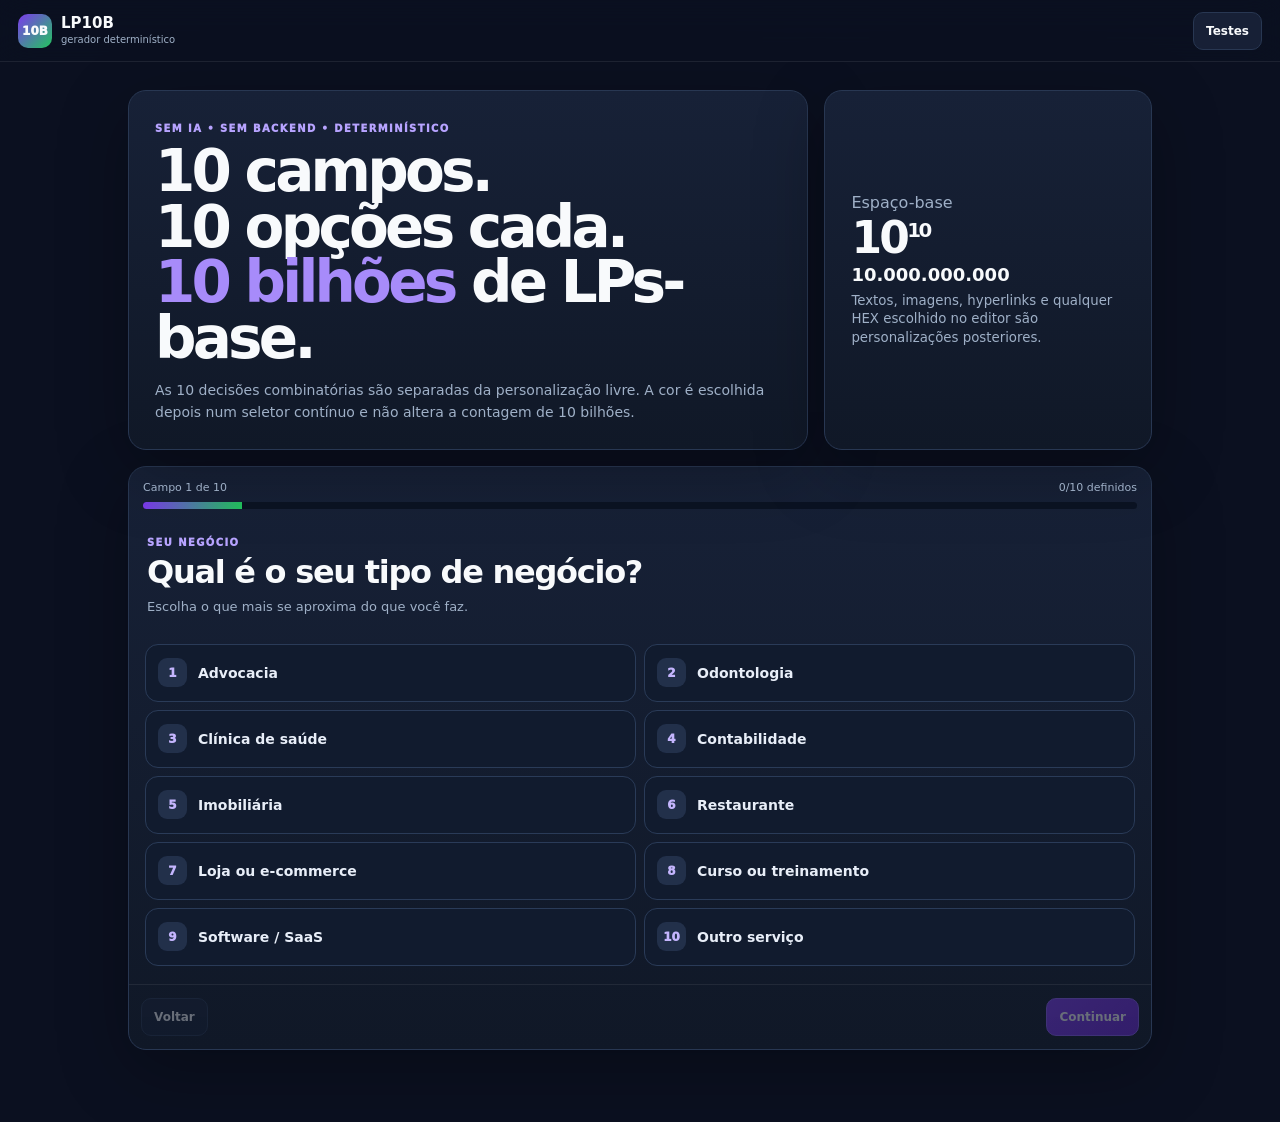
<file: index.html>
<!doctype html>
<html lang="pt-BR">
<head>
  <meta charset="utf-8">
  <meta name="viewport" content="width=device-width,initial-scale=1,viewport-fit=cover">
  <meta name="theme-color" content="#0b1020">
  <title>LP10B — Gerador determinístico de Landing Pages</title>
  <link rel="stylesheet" href="./styles.css">
</head>
<body>
<div id="app">
  <header class="appbar">
    <div class="brand">
      <div class="brand-badge">10B</div>
      <div><strong>LP10B</strong><small>gerador determinístico</small></div>
    </div>
    <div class="app-actions">
      <button id="backBtn" class="ui-btn ghost hidden">Perguntas</button>
      <a class="ui-btn" href="./tests.html">Testes</a>
      <button id="downloadBtn" class="ui-btn success hidden">Baixar HTML</button>
    </div>
  </header>

  <main id="wizardView" class="wizard">
    <section class="intro">
      <div>
        <span class="overline">SEM IA • SEM BACKEND • DETERMINÍSTICO</span>
        <h1>10 campos.<br>10 opções cada.<br><em>10 bilhões</em> de LPs-base.</h1>
        <p>As 10 decisões combinatórias são separadas da personalização livre. A cor é escolhida depois num seletor contínuo e não altera a contagem de 10 bilhões.</p>
      </div>
      <div class="math-card">
        <span>Espaço-base</span>
        <strong>10<sup>10</sup></strong>
        <b>10.000.000.000</b>
        <small>Textos, imagens, hyperlinks e qualquer HEX escolhido no editor são personalizações posteriores.</small>
      </div>
    </section>

    <section id="questionCard" class="wizard-card">
      <div class="progress-head">
        <span id="stepLabel">Campo 1 de 10</span>
        <span id="pathLabel">0/10 definidos</span>
      </div>
      <div class="progress-track"><div id="progressBar"></div></div>

      <div class="question-head">
        <span id="questionKind" class="overline"></span>
        <h2 id="questionTitle"></h2>
        <p id="questionHelp"></p>
      </div>

      <div id="options" class="option-grid"></div>

      <div class="wizard-foot">
        <button id="prevBtn" class="ui-btn">Voltar</button>
        <button id="nextBtn" class="ui-btn primary">Continuar</button>
      </div>
    </section>

    <section id="colorStage" class="wizard-card color-stage hidden">
      <div class="progress-head">
        <span>Cor da marca</span>
        <span>personalização livre</span>
      </div>
      <div class="question-head">
        <span class="overline">FORA DA CONTAGEM DOS 10B</span>
        <h2>Escolha sua cor</h2>
        <p>Arraste dentro do círculo. Se preferir, digite o HEX. O sistema calcula automaticamente os contrapontos e contrastes da página.</p>
      </div>
      <div class="color-stage-body">
        <div id="wizardColorWheel" class="color-wheel-mount"></div>
        <div class="color-stage-info">
          <div class="palette-copy">
            <strong>Paleta automática</strong>
            <span>principal • escura • suave • complementar • contraste</span>
          </div>
          <div id="wizardPalette" class="palette-preview"></div>
        </div>
      </div>
      <div class="wizard-foot">
        <button id="colorBackBtn" class="ui-btn">Voltar</button>
        <button id="generateBtn" class="ui-btn primary">Gerar landing page</button>
      </div>
    </section>

    <div id="pathChips" class="path-chips"></div>
  </main>

  <main id="editorView" class="editor hidden">
    <section class="preview-zone">
      <div class="preview-toolbar">
        <div><strong>Preview ao vivo</strong><span>clique em qualquer texto para editar</span></div>
        <div class="device-switch">
          <button data-device="mobile" class="active">Celular</button>
          <button data-device="tablet">Tablet</button>
          <button data-device="desktop">Desktop</button>
        </div>
      </div>
      <div id="previewShell" class="preview-shell mobile">
        <div id="lpCanvas" class="lp-host"></div>
      </div>
    </section>

    <aside class="inspector">
      <div class="inspector-head">
        <span class="overline">EDITOR LEVE</span>
        <h2>Personalize a LP</h2>
        <p>Todo texto do HTML é editável. Variáveis repetidas, como o nome da empresa, continuam sincronizadas.</p>
      </div>

      <section id="selectedPanel" class="inspect-card">
        <h3>Elemento selecionado</h3>
        <p class="muted">Toque em qualquer texto, botão, logo ou imagem no preview.</p>
      </section>

      <section class="inspect-card">
        <h3>Variáveis compartilhadas</h3>
        <label>Nome da empresa<input data-global="companyName" type="text"></label>
        <label>Telefone / WhatsApp<input data-global="phone" type="text"></label>
        <label>Cidade / região<input data-global="city" type="text"></label>
      </section>

      <section class="inspect-card">
        <h3>Cor da página</h3>
        <div id="editorColorWheel" class="color-wheel-mount compact"></div>
        <div id="editorPalette" class="palette-preview"></div>
        <p class="muted tiny">A alteração é aplicada sem reconstruir o HTML; portanto textos já editados não são perdidos.</p>
      </section>

      <section class="inspect-card">
        <h3>Assinatura do caminho</h3>
        <div id="configSummary" class="config-summary"></div>
      </section>
    </aside>
  </main>
</div>
<script src="./app.js"></script>
</body>
</html>
</file>
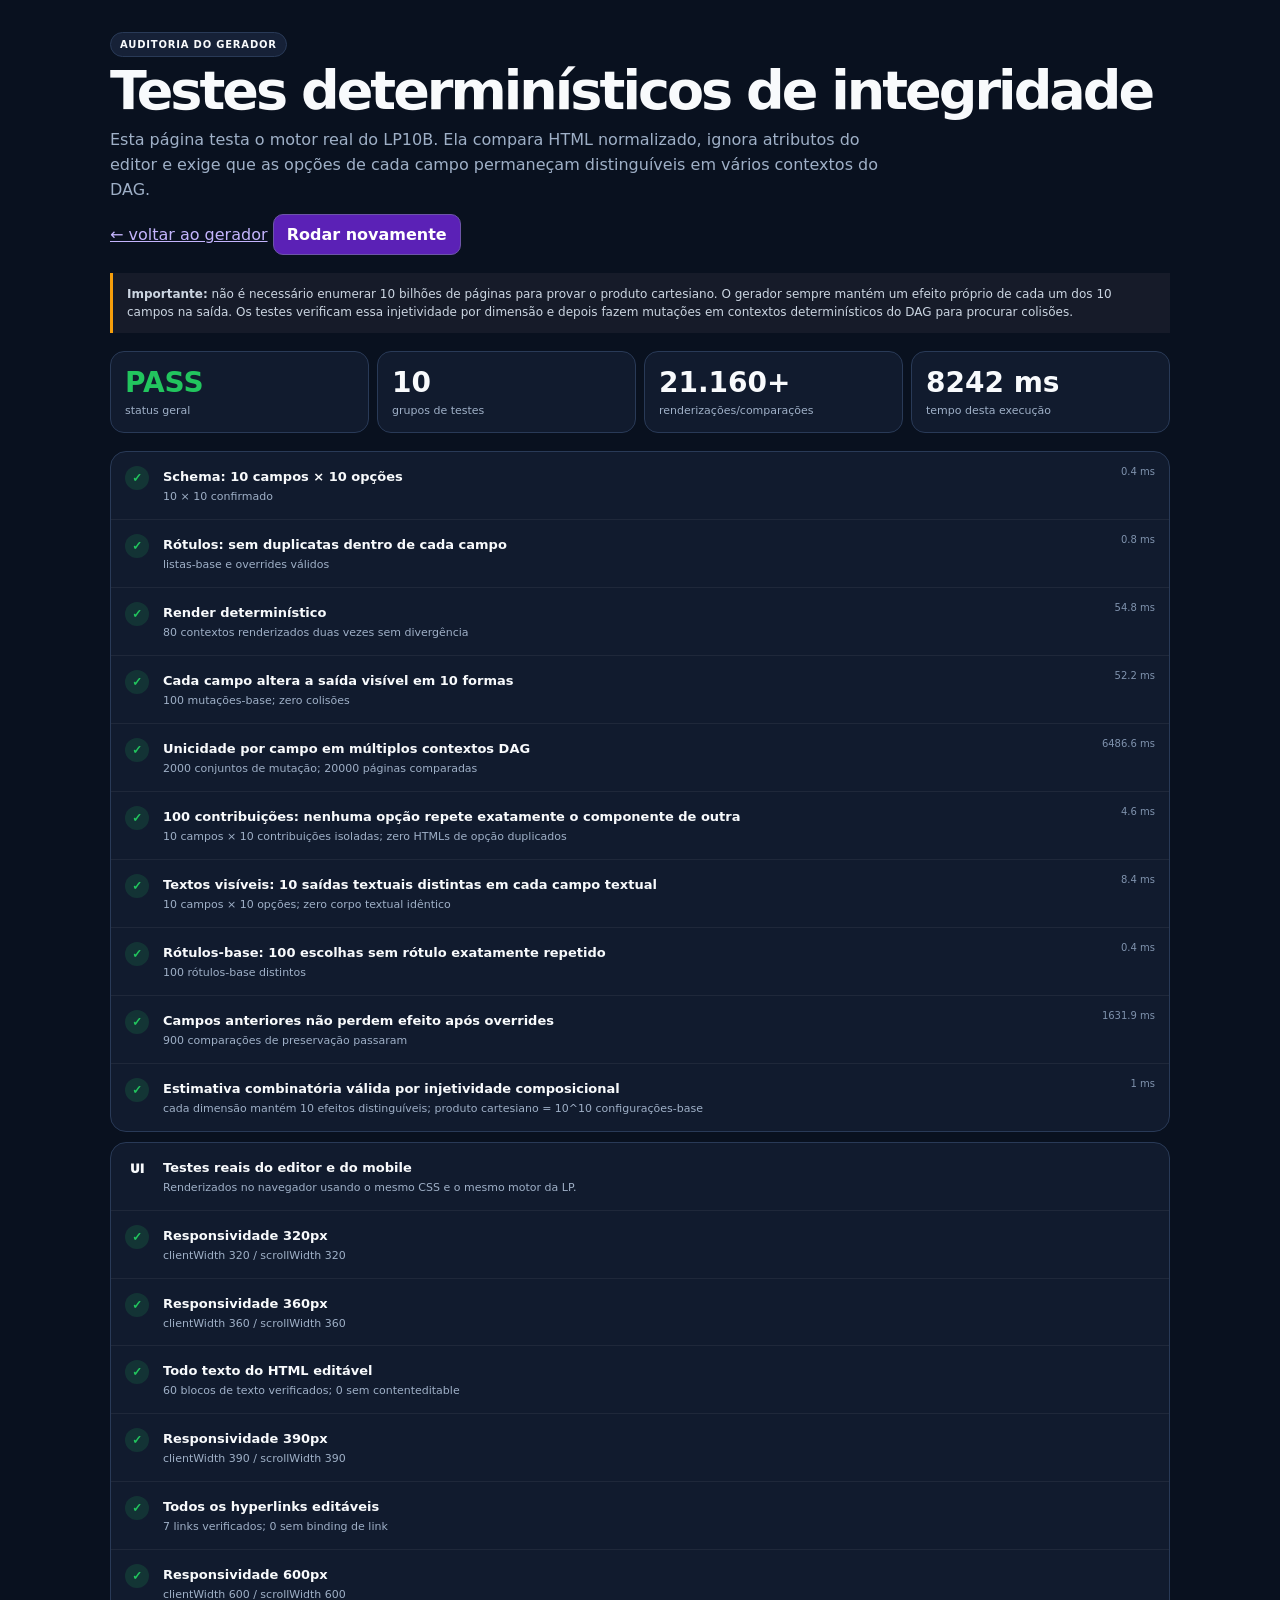
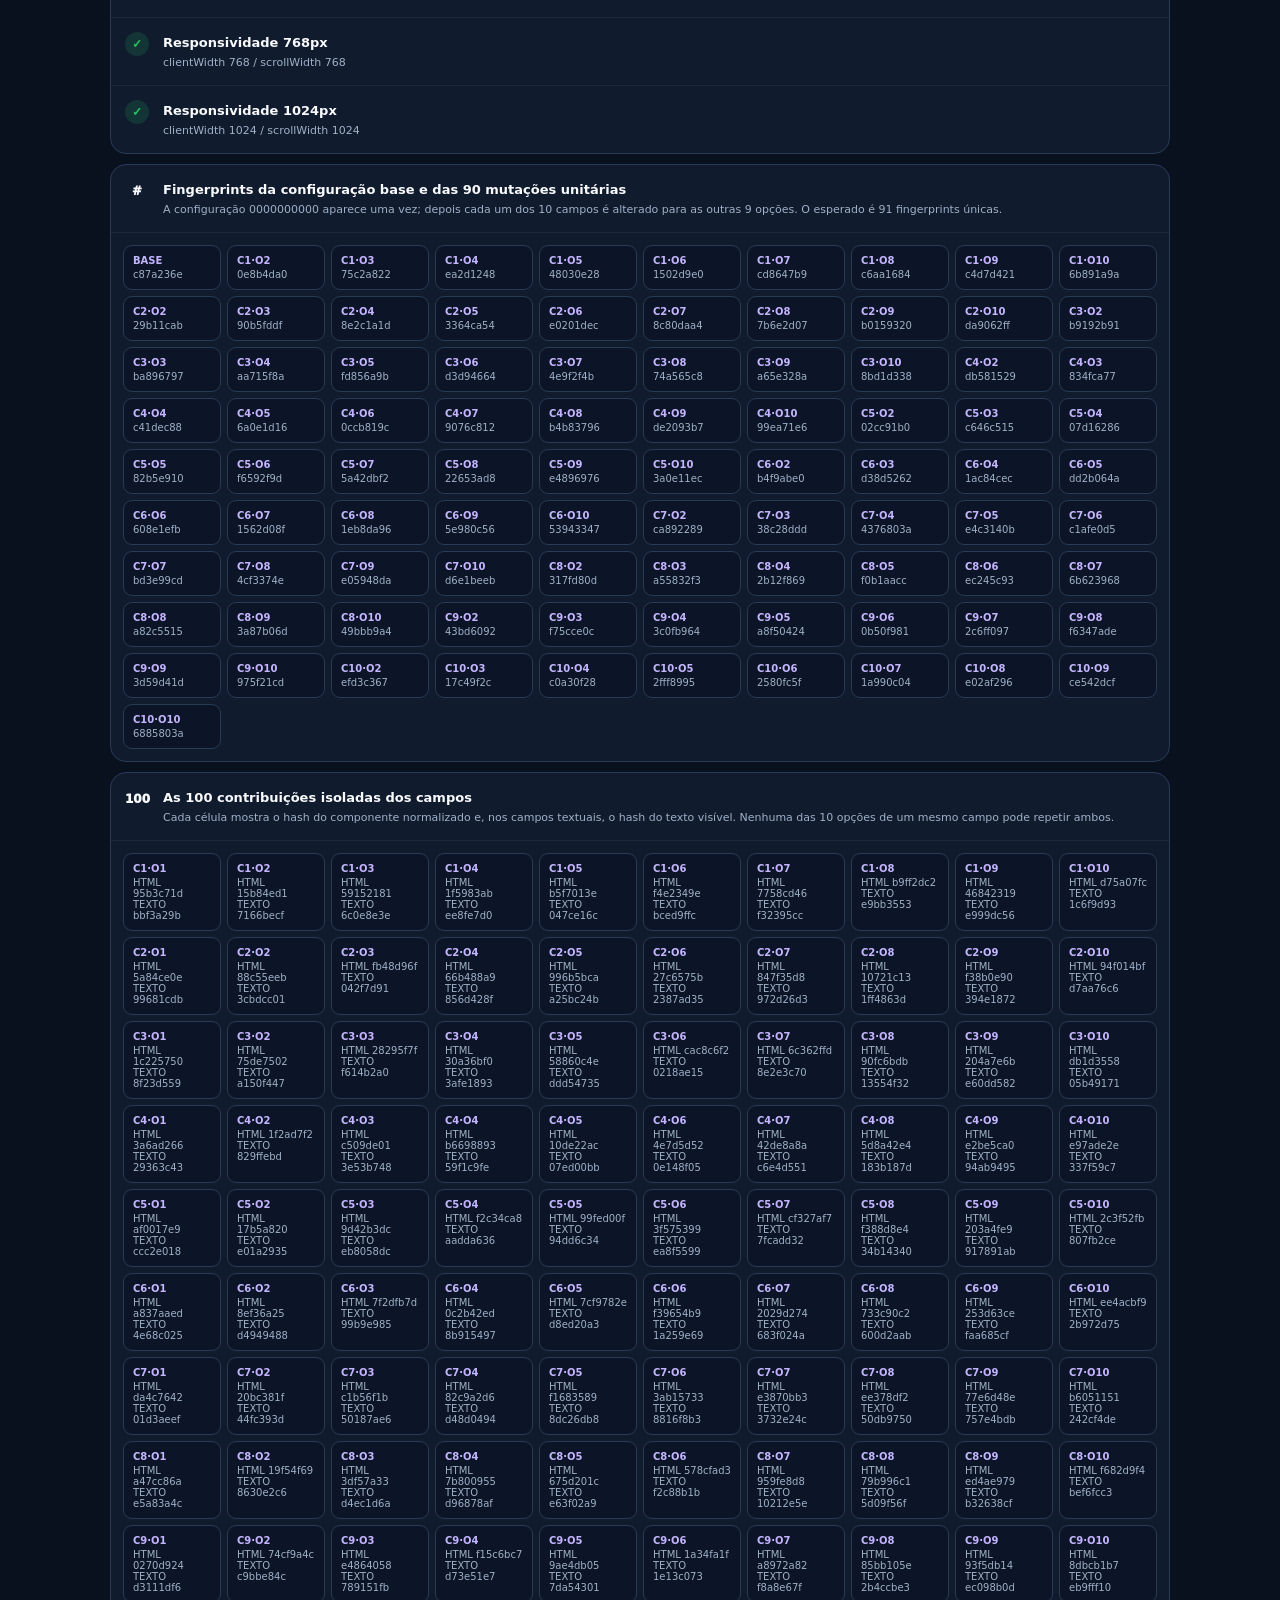
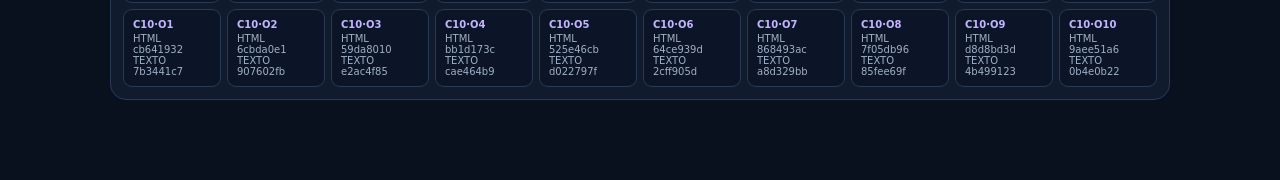
<file: tests.html>
<!doctype html>
<html lang="pt-BR">
<head>
<meta charset="utf-8">
<meta name="viewport" content="width=device-width,initial-scale=1,viewport-fit=cover">
<title>LP10B — Testes de integridade</title>
<link rel="stylesheet" href="./styles.css">
<style>
:root{--bg:#09111f;--panel:#111b2e;--line:#293a57;--text:#f8fafc;--muted:#9fb0c7;--ok:#22c55e;--bad:#ef4444;--warn:#f59e0b}
*{box-sizing:border-box}body{margin:0;background:var(--bg);color:var(--text);font-family:Inter,system-ui,-apple-system,Segoe UI,sans-serif}
main{width:min(1100px,100%);margin:auto;padding:20px 12px 60px}
a{color:#c4b5fd}.top{display:flex;align-items:flex-start;justify-content:space-between;gap:12px;flex-wrap:wrap;margin-bottom:18px}
h1{font-size:clamp(30px,7vw,54px);letter-spacing:-.055em;line-height:.98;margin:8px 0 10px}.lead{color:var(--muted);line-height:1.55;max-width:800px;margin:0}
.badge{display:inline-block;border:1px solid var(--line);background:#162137;border-radius:999px;padding:6px 9px;font-size:10px;font-weight:900;letter-spacing:.08em}
.summary{display:grid;grid-template-columns:repeat(2,1fr);gap:8px;margin:18px 0}
.kpi{border:1px solid var(--line);border-radius:14px;background:var(--panel);padding:14px}.kpi strong{display:block;font-size:28px}.kpi span{font-size:11px;color:var(--muted)}
.card{border:1px solid var(--line);background:var(--panel);border-radius:16px;overflow:hidden;margin:10px 0}
.row{display:grid;grid-template-columns:28px minmax(0,1fr) auto;gap:10px;align-items:start;padding:14px;border-bottom:1px solid rgba(255,255,255,.06)}.row:last-child{border-bottom:0}
.icon{width:24px;height:24px;border-radius:50%;display:grid;place-items:center;font-size:12px;font-weight:950}.pass .icon{background:rgba(34,197,94,.15);color:var(--ok)}.fail .icon{background:rgba(239,68,68,.15);color:var(--bad)}
.row strong{font-size:13px}.detail{display:block;color:var(--muted);font-size:11px;line-height:1.45;margin-top:4px}.time{color:#7f92ad;font-size:10px;white-space:nowrap}
.matrix{display:grid;grid-template-columns:repeat(5,1fr);gap:6px;padding:12px}.cell{border:1px solid var(--line);border-radius:9px;padding:9px;background:#0c1527;font-size:10px}.cell b{display:block;color:#c4b5fd;margin-bottom:3px}.cell span{color:var(--muted)}
.note{border-left:3px solid var(--warn);padding:12px 14px;background:#161b29;color:#cbd5e1;font-size:12px;line-height:1.5;margin:16px 0}
button{border:1px solid #6d55a8;background:#5b21b6;color:#fff;border-radius:10px;padding:10px 13px;font-weight:850;cursor:pointer}
@media(min-width:700px){main{padding:32px 20px 70px}.summary{grid-template-columns:repeat(4,1fr)}.matrix{grid-template-columns:repeat(10,1fr)}}
</style>
</head>
<body>
<main>
  <div class="top">
    <div>
      <span class="badge">AUDITORIA DO GERADOR</span>
      <h1>Testes determinísticos de integridade</h1>
      <p class="lead">Esta página testa o motor real do LP10B. Ela compara HTML normalizado, ignora atributos do editor e exige que as opções de cada campo permaneçam distinguíveis em vários contextos do DAG.</p>
    </div>
    <div>
      <a href="./">← voltar ao gerador</a>
      <button id="rerun">Rodar novamente</button>
    </div>
  </div>

  <div class="note"><b>Importante:</b> não é necessário enumerar 10 bilhões de páginas para provar o produto cartesiano. O gerador sempre mantém um efeito próprio de cada um dos 10 campos na saída. Os testes verificam essa injetividade por dimensão e depois fazem mutações em contextos determinísticos do DAG para procurar colisões.</div>

  <section id="summary" class="summary"></section>
  <section id="results" class="card"></section>
  <section id="browserResults" class="card"></section>

  <section class="card">
    <div class="row"><div class="icon">#</div><div><strong>Fingerprints da configuração base e das 90 mutações unitárias</strong><span class="detail">A configuração 0000000000 aparece uma vez; depois cada um dos 10 campos é alterado para as outras 9 opções. O esperado é 91 fingerprints únicas.</span></div><span></span></div>
    <div id="matrix" class="matrix"></div>
  </section>

  <section class="card">
    <div class="row"><div class="icon">100</div><div><strong>As 100 contribuições isoladas dos campos</strong><span class="detail">Cada célula mostra o hash do componente normalizado e, nos campos textuais, o hash do texto visível. Nenhuma das 10 opções de um mesmo campo pode repetir ambos.</span></div><span></span></div>
    <div id="componentMatrix" class="matrix"></div>
  </section>
</main>
<script src="./app.js"></script>
<script>
(function(){
  function run(){
    var core=window.LP10B_CORE;
    var started=performance.now();
    var report=core.runIntegrityTests(200);
    var elapsed=Math.round(performance.now()-started);
    var failed=report.results.filter(function(r){return !r.ok}).length;
    var compared=200*100 + 80*2 + 900 + 100;

    document.getElementById('summary').innerHTML=
      '<div class="kpi"><strong style="color:'+(report.ok?'#22c55e':'#ef4444')+'">'+(report.ok?'PASS':'FAIL')+'</strong><span>status geral</span></div>'+
      '<div class="kpi"><strong>'+report.results.length+'</strong><span>grupos de testes</span></div>'+
      '<div class="kpi"><strong>'+compared.toLocaleString('pt-BR')+'+</strong><span>renderizações/comparações</span></div>'+
      '<div class="kpi"><strong>'+elapsed+' ms</strong><span>tempo desta execução</span></div>';

    document.getElementById('results').innerHTML=report.results.map(function(r){
      return '<div class="row '+(r.ok?'pass':'fail')+'"><div class="icon">'+(r.ok?'✓':'×')+'</div><div><strong>'+r.name+'</strong><span class="detail">'+r.detail+'</span></div><span class="time">'+r.time+' ms</span></div>';
    }).join('');

    var base=[0,0,0,0,0,0,0,0,0,0], entries=[{name:'BASE',cfg:base.slice()}];
    for(var f=0;f<10;f++)for(var o=1;o<10;o++){var c=base.slice();c[f]=o;entries.push({name:'C'+(f+1)+'·O'+(o+1),cfg:c})}
    var seen=new Set(), collision=false;
    document.getElementById('matrix').innerHTML=entries.map(function(e){
      var fp=core.visibleFingerprint(e.cfg);if(seen.has(fp))collision=true;seen.add(fp);
      return '<div class="cell"><b>'+e.name+'</b><span>'+fp+'</span></div>';
    }).join('');
    if(seen.size!==91||collision){
      var fail=document.createElement('div');fail.className='note';fail.style.borderColor='#ef4444';fail.textContent='Falha: as 91 mutações unitárias não produziram 91 fingerprints únicas.';
      document.getElementById('matrix').parentNode.appendChild(fail);
    }

    function tinyHash(str){
      var h=2166136261;
      for(var i=0;i<str.length;i++){h^=str.charCodeAt(i);h=Math.imul(h,16777619)}
      return (h>>>0).toString(16).padStart(8,'0');
    }
    var contributionCells=[];
    var baseContext=[0,0,0,0,0,0,0,0,0,0];
    for(var field=0;field<10;field++){
      for(var option=0;option<10;option++){
        var fragment=core.stripEditorMetadata(core.renderFieldContribution(field,option,baseContext));
        var htmlHash=tinyHash(fragment);
        var textHash=core.visibleTextFingerprint(fragment);
        contributionCells.push('<div class="cell"><b>C'+(field+1)+'·O'+(option+1)+'</b><span>HTML '+htmlHash+'<br>TEXTO '+textHash+'</span></div>');
      }
    }
    document.getElementById('componentMatrix').innerHTML=contributionCells.join('');

    var browserChecks=[];
    function addCheck(name,ok,detail){browserChecks.push({name:name,ok:ok,detail:detail})}

    var widths=[320,360,390,600,768,1024];
    widths.forEach(function(width){
      var probe=document.createElement('div');
      probe.className='lp-host';
      probe.style.cssText='position:fixed;left:-20000px;top:0;width:'+width+'px;visibility:hidden;background:#fff;';
      probe.innerHTML=core.renderPage([0,0,0,0,0,0,0,0,0,0],{customColor:'#2563EB'}).html;
      document.body.appendChild(probe);
      core.decorateAllTextEditable(probe);
      var overflow=probe.scrollWidth>probe.clientWidth+1;
      addCheck('Responsividade '+width+'px',!overflow,'clientWidth '+probe.clientWidth+' / scrollWidth '+probe.scrollWidth);

      var walker=document.createTreeWalker(probe,NodeFilter.SHOW_TEXT);
      var uncovered=0,totalText=0,node;
      while(node=walker.nextNode()){
        if(!node.nodeValue||!node.nodeValue.trim())continue;
        totalText++;
        var parent=node.parentElement;
        if(!parent.closest('[contenteditable="true"]'))uncovered++;
      }
      if(width===360)addCheck('Todo texto do HTML editável',uncovered===0,totalText+' blocos de texto verificados; '+uncovered+' sem contenteditable');

      if(width===390){
        var links=Array.from(probe.querySelectorAll('a[href]'));
        var uneditableLinks=links.filter(function(a){return !a.hasAttribute('data-link-var')&&!a.hasAttribute('data-free-link')});
        addCheck('Todos os hyperlinks editáveis',uneditableLinks.length===0,links.length+' links verificados; '+uneditableLinks.length+' sem binding de link');
      }
      probe.remove();
    });

    document.getElementById('browserResults').innerHTML=
      '<div class="row"><div class="icon">UI</div><div><strong>Testes reais do editor e do mobile</strong><span class="detail">Renderizados no navegador usando o mesmo CSS e o mesmo motor da LP.</span></div><span></span></div>'+
      browserChecks.map(function(r){return '<div class="row '+(r.ok?'pass':'fail')+'"><div class="icon">'+(r.ok?'✓':'×')+'</div><div><strong>'+r.name+'</strong><span class="detail">'+r.detail+'</span></div><span></span></div>'}).join('');

    if(browserChecks.some(function(r){return !r.ok})){
      document.querySelector('#summary .kpi strong').textContent='FAIL';
      document.querySelector('#summary .kpi strong').style.color='#ef4444';
    }
  }
  document.getElementById('rerun').onclick=run;
  run();
})();
</script>
</body>
</html>
</file>
<file: styles.css>
:root{
  --app-bg:#0b1020;
  --app-panel:#111827;
  --app-panel-2:#162033;
  --app-line:#283752;
  --app-text:#f8fafc;
  --app-muted:#9fb0c7;
  --app-primary:#7c3aed;
  --app-success:#15803d;
  --app-shadow:0 20px 70px rgba(0,0,0,.28);
}
*{box-sizing:border-box}
html{background:var(--app-bg)}
body{margin:0;min-width:0;background:var(--app-bg);color:var(--app-text);font-family:Inter,ui-sans-serif,system-ui,-apple-system,BlinkMacSystemFont,"Segoe UI",sans-serif}
button,input,textarea,select{font:inherit}
button{cursor:pointer}
.hidden{display:none!important}
.appbar{
  position:sticky;top:0;z-index:100;
  min-height:62px;padding:9px 12px;
  display:flex;align-items:center;justify-content:space-between;gap:10px;flex-wrap:wrap;
  border-bottom:1px solid rgba(255,255,255,.08);
  background:rgba(11,16,32,.94);backdrop-filter:blur(16px)
}
.brand{display:flex;align-items:center;gap:9px;min-width:0}
.brand-badge{width:34px;height:34px;border-radius:10px;display:grid;place-items:center;font-size:12px;font-weight:950;background:linear-gradient(135deg,#7c3aed,#22c55e)}
.brand strong{display:block;line-height:1;font-size:15px}
.brand small{display:block;color:var(--app-muted);font-size:10px;margin-top:3px}
.app-actions{display:flex;gap:6px;align-items:center;flex-wrap:wrap}
.ui-btn{
  min-height:38px;border:1px solid var(--app-line);border-radius:10px;
  padding:9px 12px;background:#172036;color:var(--app-text);font-weight:800;font-size:12px
}
.ui-btn.primary{background:linear-gradient(135deg,#7c3aed,#6d28d9);border-color:#8b5cf6}
.ui-btn.success{background:#166534;border-color:#22c55e}
.ui-btn.ghost{background:transparent}
.ui-btn:disabled{opacity:.38;cursor:not-allowed}
.wizard{width:min(100%,1060px);margin:0 auto;padding:20px 12px 48px}
.intro{display:grid;gap:14px;margin-bottom:16px}
.intro>div,.math-card,.wizard-card{border:1px solid var(--app-line);background:linear-gradient(180deg,#172137,#101827);box-shadow:var(--app-shadow)}
.intro>div:first-child{border-radius:18px;padding:22px 18px}
.overline{display:inline-block;font-size:10px;font-weight:950;letter-spacing:.14em;text-transform:uppercase;color:#b7a3ff}
.intro h1{margin:8px 0 12px;font-size:clamp(34px,11vw,58px);line-height:.96;letter-spacing:-.065em}
.intro h1 em{font-style:normal;color:#a78bfa}
.intro p{margin:0;color:var(--app-muted);line-height:1.6;font-size:14px}
.math-card{border-radius:18px;padding:20px;display:flex;flex-direction:column;justify-content:center;align-items:flex-start}
.math-card span,.math-card small{color:var(--app-muted)}
.math-card strong{font-size:44px;line-height:1;letter-spacing:-.06em;margin:4px 0}
.math-card strong sup{font-size:.45em}
.math-card b{font-size:18px}
.math-card small{margin-top:7px;line-height:1.4}
.wizard-card{border-radius:18px;overflow:hidden}
.progress-head{display:flex;justify-content:space-between;gap:8px;padding:14px 14px 8px;color:var(--app-muted);font-size:11px}
.progress-track{height:7px;background:#0b1323;margin:0 14px;border-radius:999px;overflow:hidden}
.progress-track>div{height:100%;width:10%;background:linear-gradient(90deg,#7c3aed,#22c55e);transition:width .2s ease}
.question-head{padding:20px 14px 12px}
.question-head h2{font-size:26px;line-height:1.08;letter-spacing:-.04em;margin:5px 0 7px}
.question-head p{margin:0;color:var(--app-muted);line-height:1.5;font-size:13px}
.option-grid{display:grid;grid-template-columns:1fr;gap:8px;padding:10px 12px 16px}
.option{
  width:100%;min-height:58px;border:1px solid #2a3b58;border-radius:13px;
  background:#111b2e;color:#e8eef8;text-align:left;padding:12px;
  display:flex;align-items:center;gap:11px;transition:.14s ease
}
.option:hover{border-color:#7255b0;background:#15213a}
.option.active{border-color:#9b7cf7;background:linear-gradient(135deg,rgba(124,58,237,.28),rgba(34,197,94,.09));box-shadow:inset 0 0 0 1px rgba(167,139,250,.16)}
.option-index{width:29px;height:29px;border-radius:9px;display:grid;place-items:center;flex:0 0 auto;background:#22304a;color:#c4b5fd;font-weight:950;font-size:12px}
.option-main{min-width:0}
.option-title{font-weight:850;font-size:14px}
.option-note{display:block;color:#94a7c0;font-size:11px;margin-top:2px;line-height:1.3}
.option.color-option{min-height:64px}
.swatch{width:33px;height:33px;border-radius:50%;border:3px solid rgba(255,255,255,.86);box-shadow:0 0 0 1px rgba(0,0,0,.32),0 4px 12px rgba(0,0,0,.22);flex:0 0 auto}
.color-fine{margin:0 12px 16px;border:1px solid #31425f;background:#0d1729;border-radius:14px;padding:13px}
.color-fine-copy{display:grid;gap:3px;margin-bottom:12px}
.color-fine-copy strong{font-size:13px}
.color-fine-copy span{font-size:11px;color:var(--app-muted);line-height:1.45}
.color-tools{display:grid;grid-template-columns:48px minmax(0,1fr);gap:8px;align-items:center}
.color-tools input[type=color],.editor-color-row input[type=color]{
  width:48px;height:42px;padding:3px;border-radius:10px;border:1px solid #40506a;background:#0b1323
}
.color-tools input[type=text],.editor-color-row input[type=text]{
  width:100%;height:42px;border-radius:10px;border:1px solid #40506a;background:#0b1323;color:#fff;padding:0 11px;text-transform:uppercase
}
.palette-preview{grid-column:1/-1;display:grid;grid-template-columns:repeat(5,1fr);height:26px;border-radius:8px;overflow:hidden;border:1px solid rgba(255,255,255,.1)}
.palette-preview span{display:block}
.wizard-foot{padding:13px 12px;border-top:1px solid rgba(255,255,255,.07);display:flex;justify-content:space-between;gap:8px}
.path-chips{display:flex;gap:6px;flex-wrap:wrap;margin-top:12px}
.path-chip{max-width:100%;white-space:nowrap;overflow:hidden;text-overflow:ellipsis;border:1px solid #263752;background:#111827;color:#cbd5e1;border-radius:999px;padding:6px 8px;font-size:10px}
.path-chip b{color:#b7a3ff}
.editor{min-height:calc(100vh - 62px);display:block;background:#0c1322}
.inspector{background:#101827;border-bottom:1px solid var(--app-line);padding:14px;max-height:none}
.inspector-head h2{margin:5px 0 4px;font-size:21px;letter-spacing:-.03em}
.inspector-head p{margin:0 0 13px;color:var(--app-muted);font-size:12px;line-height:1.45}
.inspect-card{border:1px solid #293a57;background:#111b2e;border-radius:14px;padding:13px;margin-bottom:10px}
.inspect-card h3{margin:0 0 10px;text-transform:uppercase;letter-spacing:.09em;font-size:10px;color:#b9c6d8}
.inspect-card label{display:block;color:#a9b9cf;font-size:10px;font-weight:850;margin-bottom:10px}
.inspect-card input,.inspect-card textarea{
  display:block;width:100%;margin-top:5px;border:1px solid #3b4b66;border-radius:9px;background:#091222;color:#fff;padding:10px;outline:none
}
.inspect-card textarea{min-height:86px;resize:vertical}
.inspect-card input:focus,.inspect-card textarea:focus{border-color:#8b5cf6;box-shadow:0 0 0 3px rgba(139,92,246,.13)}
.muted{color:var(--app-muted);font-size:12px;line-height:1.45;margin:0}
.tiny{font-size:10px}
.editor-color-row{display:grid;grid-template-columns:48px minmax(0,1fr);gap:8px}
.config-summary{display:grid;gap:6px}
.config-row{display:grid;grid-template-columns:18px 1fr;gap:7px;align-items:start;color:#cdd8e7;font-size:11px}
.config-row b{color:#b7a3ff}
.preview-zone{padding:10px;min-width:0;overflow:hidden}
.preview-toolbar{
  width:100%;margin:0 auto 8px;display:flex;justify-content:space-between;align-items:center;gap:8px;color:#b8c7dc
}
.preview-toolbar>div:first-child{display:flex;flex-direction:column}
.preview-toolbar strong{font-size:12px}.preview-toolbar span{font-size:10px;color:#7f92ad}
.device-switch{display:flex;gap:4px}
.device-switch button{border:1px solid #334155;background:#111827;color:#cbd5e1;border-radius:8px;padding:7px 8px;font-size:10px;font-weight:800}
.device-switch button.active{border-color:#8b5cf6;background:#312e81}
.preview-shell{width:100%;margin:0 auto;background:#fff;border-radius:10px;overflow:hidden;box-shadow:0 25px 70px rgba(0,0,0,.32);transition:max-width .2s ease}
.preview-shell.mobile{max-width:390px}
.preview-shell.tablet{max-width:760px}
.preview-shell.desktop{max-width:1180px}
#lpCanvas{width:100%;min-width:0}
.lp-page{
  --lp-primary:#6d28d9;
  --lp-primary-dark:#4c1d95;
  --lp-on-primary:#ffffff;
  --lp-soft:#f4efff;
  --lp-accent:#0f9f74;
  --lp-on-accent:#ffffff;
  --lp-bg:#ffffff;
  --lp-surface:#ffffff;
  --lp-text:#101828;
  --lp-muted:#667085;
  --lp-line:#e6e9ef;
  --lp-radius:18px;
  width:100%;min-width:0;overflow:hidden;background:var(--lp-bg);color:var(--lp-text);
  font-family:Inter,ui-sans-serif,system-ui,-apple-system,BlinkMacSystemFont,"Segoe UI",sans-serif
}
.lp-page *{box-sizing:border-box}
.lp-page a{text-decoration:none;color:inherit}
.lp-wrap{width:calc(100% - 28px);max-width:1120px;margin:0 auto}
.lp-nav{min-height:64px;display:flex;align-items:center;justify-content:space-between;gap:10px}
.lp-brand{display:flex;align-items:center;gap:9px;min-width:0;font-weight:950;letter-spacing:-.03em}
.lp-logo{width:38px;height:38px;border-radius:11px;display:grid;place-items:center;object-fit:cover;background:var(--lp-primary);color:var(--lp-on-primary);font-size:9px;font-weight:950;flex:0 0 auto}
.lp-brand span{overflow:hidden;text-overflow:ellipsis;white-space:nowrap}
.lp-desktop-nav{display:none;align-items:center;gap:18px;color:var(--lp-muted);font-size:13px}
.lp-btn{
  display:inline-flex;align-items:center;justify-content:center;text-align:center;
  min-height:44px;padding:11px 15px;border-radius:12px;background:var(--lp-primary);color:var(--lp-on-primary)!important;
  font-weight:900;font-size:13px;border:1px solid transparent
}
.lp-btn.secondary{background:transparent;color:var(--lp-primary)!important;border-color:color-mix(in srgb,var(--lp-primary) 30%,var(--lp-line))}
.lp-hero{padding:38px 0 42px;display:grid;gap:24px;align-items:center}
.lp-kicker{display:inline-flex;align-items:center;width:max-content;max-width:100%;padding:6px 9px;border-radius:999px;background:var(--lp-soft);color:var(--lp-primary-dark);font-size:10px;font-weight:900;text-transform:uppercase;letter-spacing:.08em}
.lp-h1{font-size:clamp(36px,11vw,56px);line-height:.98;letter-spacing:-.058em;margin:13px 0 14px}
.lp-lead{font-size:16px;line-height:1.58;color:var(--lp-muted);margin:0 0 19px}
.lp-actions{display:flex;gap:8px;flex-wrap:wrap}
.lp-meta{display:flex;gap:13px;flex-wrap:wrap;margin-top:20px;color:var(--lp-muted);font-size:10px}
.lp-meta b{display:block;color:var(--lp-text);font-size:15px;margin-bottom:2px}
.lp-visual{min-height:290px;position:relative;border-radius:calc(var(--lp-radius) + 5px);overflow:hidden;border:1px solid var(--lp-line);background:linear-gradient(145deg,var(--lp-soft),#fff)}
.lp-visual img{width:100%;height:100%;min-height:290px;object-fit:cover;display:block}
.lp-placeholder{position:absolute;inset:0;display:grid;place-items:center;padding:24px;text-align:center;color:var(--lp-primary);font-weight:950;background:
radial-gradient(circle at 70% 25%,color-mix(in srgb,var(--lp-primary) 18%,transparent),transparent 23%),
radial-gradient(circle at 20% 78%,color-mix(in srgb,var(--lp-accent) 16%,transparent),transparent 26%),
linear-gradient(145deg,var(--lp-soft),#fff)}
.lp-placeholder small{display:block;color:var(--lp-muted);font-weight:650;margin-top:7px}
.lp-section{padding:48px 0;border-top:1px solid var(--lp-line)}
.lp-section.alt{background:color-mix(in srgb,var(--lp-soft) 58%,#fff)}
.lp-overline{color:var(--lp-primary);font-size:10px;font-weight:950;text-transform:uppercase;letter-spacing:.13em}
.lp-h2{font-size:30px;line-height:1.05;letter-spacing:-.045em;margin:8px 0 11px}
.lp-section-lead{margin:0;color:var(--lp-muted);line-height:1.6;font-size:14px}
.lp-center{text-align:center}
.lp-center .lp-section-lead{max-width:700px;margin-inline:auto}
.lp-cards{display:grid;grid-template-columns:1fr;gap:10px;margin-top:22px}
.lp-card{padding:19px;border:1px solid var(--lp-line);border-radius:var(--lp-radius);background:var(--lp-surface)}
.lp-card strong{display:block;font-size:17px;margin-bottom:6px}
.lp-card p{margin:0;color:var(--lp-muted);font-size:13px;line-height:1.52}
.lp-icon{width:36px;height:36px;border-radius:10px;display:grid;place-items:center;background:var(--lp-soft);color:var(--lp-primary);font-weight:950;margin-bottom:11px}
.lp-stat-grid{display:grid;grid-template-columns:repeat(2,1fr);gap:8px;margin-top:20px}
.lp-stat{padding:16px;border-radius:14px;background:var(--lp-soft);border:1px solid var(--lp-line)}
.lp-stat b{display:block;font-size:23px;color:var(--lp-primary);letter-spacing:-.04em}.lp-stat span{font-size:10px;color:var(--lp-muted)}
.lp-quote{padding:22px;border-radius:var(--lp-radius);background:var(--lp-soft);border-left:4px solid var(--lp-primary);margin-top:22px}
.lp-quote blockquote{font-size:19px;line-height:1.4;letter-spacing:-.02em;margin:0 0 12px}.lp-quote small{color:var(--lp-muted)}
.lp-process{display:grid;gap:10px;margin-top:22px}
.lp-step{padding:18px;border-top:3px solid var(--lp-primary);background:var(--lp-soft);border-radius:0 0 var(--lp-radius) var(--lp-radius)}
.lp-step b{display:grid;place-items:center;width:28px;height:28px;border-radius:50%;background:var(--lp-primary);color:var(--lp-on-primary);font-size:11px;margin-bottom:9px}
.lp-step strong{display:block;margin-bottom:5px}.lp-step p{margin:0;color:var(--lp-muted);font-size:12px;line-height:1.5}
.lp-compare{display:grid;grid-template-columns:1fr;gap:10px;margin-top:22px}
.lp-compare>div{padding:19px;border-radius:var(--lp-radius);border:1px solid var(--lp-line)}
.lp-compare .good{background:var(--lp-soft);border-color:color-mix(in srgb,var(--lp-primary) 30%,var(--lp-line))}
.lp-compare h3{margin:0 0 10px}.lp-compare ul{padding-left:18px;margin:0;color:var(--lp-muted);font-size:13px;line-height:1.7}
.lp-faq{margin-top:20px}.lp-faq details{border-bottom:1px solid var(--lp-line);padding:15px 0}.lp-faq summary{font-weight:850;cursor:pointer}.lp-faq p{color:var(--lp-muted);font-size:13px;line-height:1.55}
.lp-story{display:grid;gap:16px;margin-top:22px}.lp-story-item{display:grid;grid-template-columns:40px 1fr;gap:12px}.lp-story-num{width:40px;height:40px;border-radius:50%;display:grid;place-items:center;background:var(--lp-primary);color:var(--lp-on-primary);font-weight:950}.lp-story-item p{margin:4px 0 0;color:var(--lp-muted);font-size:13px;line-height:1.5}
.lp-contact{padding:22px;border-radius:calc(var(--lp-radius) + 4px);background:var(--lp-primary-dark);color:#fff;display:grid;gap:18px}
.lp-contact h2{font-size:28px;line-height:1.05;letter-spacing:-.04em;margin:0 0 7px}.lp-contact p{margin:0;opacity:.76;font-size:13px}
.lp-contact .lp-btn{background:var(--lp-accent);color:var(--lp-on-accent)!important}
.lp-contact-grid{display:grid;gap:9px}.lp-contact-card{padding:14px;border-radius:12px;background:rgba(255,255,255,.08);border:1px solid rgba(255,255,255,.15)}
.lp-footer{padding:26px 0;display:flex;flex-direction:column;gap:7px;color:var(--lp-muted);font-size:11px;border-top:1px solid var(--lp-line)}
.lp-editable{outline:0;position:relative}
.lp-editable:hover,.lp-editable.selected{box-shadow:0 0 0 2px #7c3aed inset}
[data-image-var]:hover,[data-image-var].selected{box-shadow:0 0 0 3px #22c55e inset;cursor:pointer}
[data-link-var]:hover{box-shadow:0 0 0 2px #f59e0b inset}
.hero-v1 .lp-copy{text-align:left}
.hero-v2 .lp-visual{order:-1}
.hero-v3{text-align:center}.hero-v3 .lp-kicker{margin-inline:auto}.hero-v3 .lp-actions,.hero-v3 .lp-meta{justify-content:center}
.hero-v4 .lp-copy{padding:18px;border:1px solid var(--lp-line);border-radius:var(--lp-radius);background:var(--lp-soft)}
.hero-v5 .lp-stat-grid{margin-top:18px}
.hero-v6 .lp-h1:before{content:"“";color:var(--lp-primary);margin-right:2px}.hero-v6 .lp-h1:after{content:"”";color:var(--lp-primary);margin-left:2px}
.hero-v7 .lp-h1{font-size:clamp(32px,10vw,52px)}.hero-v7 .lp-problem{padding:14px;border-radius:12px;background:#fff1f2;color:#9f1239;font-weight:850;margin-bottom:12px}
.hero-v8 .benefit-chips{display:flex;gap:6px;flex-wrap:wrap;margin:16px 0}.hero-v8 .benefit-chips span{padding:7px 9px;border-radius:999px;background:var(--lp-soft);color:var(--lp-primary-dark);font-size:10px;font-weight:850}
.hero-v9 .lp-copy{background:var(--lp-primary-dark);color:#fff;padding:22px;border-radius:var(--lp-radius)}.hero-v9 .lp-copy .lp-lead,.hero-v9 .lp-copy .lp-meta{color:rgba(255,255,255,.72)}.hero-v9 .lp-copy .lp-meta b{color:#fff}
.hero-v10 .mini-contact{margin-top:16px;padding:14px;border:1px solid var(--lp-line);border-radius:14px;background:var(--lp-soft);display:grid;gap:8px}.hero-v10 .mini-contact span{font-size:11px;color:var(--lp-muted)}
.proof-logos{display:grid;grid-template-columns:repeat(2,1fr);gap:8px;margin-top:20px}.proof-logo{min-height:64px;border:1px dashed var(--lp-line);display:grid;place-items:center;border-radius:12px;color:var(--lp-muted);font-size:11px;font-weight:850}
.proof-stars{font-size:26px;color:#f59e0b;letter-spacing:2px;margin-top:14px}
.proof-gallery{display:grid;grid-template-columns:repeat(2,1fr);gap:8px;margin-top:20px}.proof-gallery div{aspect-ratio:4/3;border-radius:12px;background:linear-gradient(135deg,var(--lp-soft),#fff);border:1px solid var(--lp-line);display:grid;place-items:center;color:var(--lp-muted);font-size:10px}
.proof-badges{display:flex;gap:8px;flex-wrap:wrap;margin-top:18px}.proof-badges span{padding:9px 11px;border:1px solid var(--lp-line);border-radius:999px;background:var(--lp-soft);font-size:11px;font-weight:800}
@media(min-width:600px){
  .wizard{padding:28px 18px 60px}
  .intro{grid-template-columns:1.35fr .65fr;gap:16px}
  .intro>div:first-child,.math-card{padding:26px}
  .option-grid{grid-template-columns:repeat(2,minmax(0,1fr));padding:14px 16px 18px}
  .question-head{padding:22px 18px 13px}.question-head h2{font-size:32px}
  .color-tools{grid-template-columns:52px 180px 1fr}.palette-preview{grid-column:auto;height:42px}
  .lp-wrap{width:calc(100% - 44px)}
  .lp-cards{grid-template-columns:repeat(2,1fr)}
  .lp-stat-grid{grid-template-columns:repeat(4,1fr)}
  .lp-process{grid-template-columns:repeat(3,1fr)}
  .lp-compare{grid-template-columns:1fr 1fr}
  .lp-contact{grid-template-columns:1fr auto;align-items:center;padding:30px}
  .lp-footer{flex-direction:row;justify-content:space-between}
  .proof-logos{grid-template-columns:repeat(4,1fr)}
  .proof-gallery{grid-template-columns:repeat(4,1fr)}
}
@media(min-width:900px){
  .appbar{padding:10px 18px}
  .editor{display:grid;grid-template-columns:320px minmax(0,1fr);height:calc(100vh - 62px);overflow:hidden}
  .inspector{border-right:1px solid var(--app-line);border-bottom:0;overflow:auto;max-height:100%}
  .preview-zone{padding:18px;overflow:auto}
  .lp-desktop-nav{display:flex}
  .lp-nav{min-height:76px}
  .lp-hero{grid-template-columns:1.06fr .94fr;gap:46px;padding:68px 0}
  .lp-h1{font-size:clamp(54px,6vw,76px)}
  .lp-lead{font-size:18px}
  .lp-visual,.lp-visual img{min-height:470px}
  .hero-v3{grid-template-columns:1fr}.hero-v3 .lp-visual{min-height:360px}.hero-v3 .lp-visual img{min-height:360px}
  .hero-v9{grid-template-columns:.9fr 1.1fr}
  .lp-section{padding:74px 0}
  .lp-h2{font-size:46px}
  .lp-cards{grid-template-columns:repeat(3,1fr)}
  .lp-contact h2{font-size:38px}
}
.color-signature{height:8px;margin:0 0 6px;border-radius:999px;background:linear-gradient(90deg,var(--lp-primary),var(--lp-accent));opacity:.95}
.offer-marker{margin-top:18px;min-height:34px;border-radius:12px;border:1px solid var(--lp-line);background:var(--lp-soft)}
.offer-marker-1{width:32%;background:var(--lp-primary)}
.offer-marker-2{width:48%;border-radius:999px;background:linear-gradient(90deg,var(--lp-primary),var(--lp-soft))}
.offer-marker-3{width:64%;background:repeating-linear-gradient(90deg,var(--lp-primary) 0 18px,var(--lp-soft) 18px 28px)}
.offer-marker-4{width:80%;border-left:8px solid var(--lp-primary);background:transparent}
.offer-marker-5{width:100%;background:linear-gradient(135deg,var(--lp-soft),transparent)}
.offer-marker-6{width:72%;margin-left:auto;border-right:8px solid var(--lp-primary);background:transparent}
.offer-marker-7{width:58%;clip-path:polygon(0 0,100% 0,88% 100%,0 100%);background:var(--lp-primary)}
.offer-marker-8{width:44%;transform:skewX(-12deg);background:var(--lp-accent)}
.offer-marker-9{width:86%;box-shadow:inset 0 0 0 7px var(--lp-soft);background:var(--lp-primary)}
.offer-marker-10{width:100%;background:linear-gradient(90deg,var(--lp-primary) 0 20%,var(--lp-soft) 20% 40%,var(--lp-primary) 40% 60%,var(--lp-soft) 60% 80%,var(--lp-primary) 80%)}
.audience-shape{margin-top:18px;width:100%;min-height:42px;border:1px solid var(--lp-line);background:var(--lp-soft)}
.audience-shape-1{border-radius:999px}
.audience-shape-2{border-radius:4px;border-left:10px solid var(--lp-primary)}
.audience-shape-3{border-radius:22px 22px 4px 4px}
.audience-shape-4{clip-path:polygon(0 0,92% 0,100% 50%,92% 100%,0 100%);background:var(--lp-primary)}
.audience-shape-5{width:76%;margin-inline:auto;border-radius:8px;box-shadow:10px 10px 0 var(--lp-soft)}
.audience-shape-6{background:repeating-linear-gradient(135deg,var(--lp-soft) 0 12px,color-mix(in srgb,var(--lp-primary) 20%,white) 12px 24px)}
.audience-shape-7{border:0;background:linear-gradient(90deg,var(--lp-primary) 0 25%,transparent 25% 37%,var(--lp-primary) 37% 62%,transparent 62% 74%,var(--lp-primary) 74%)}
.audience-shape-8{border-radius:50%;width:42px;height:42px;margin-inline:auto;background:var(--lp-primary)}
.audience-shape-9{border-radius:0 22px 0 22px;background:linear-gradient(135deg,var(--lp-primary),var(--lp-accent))}
.audience-shape-10{clip-path:polygon(0 0,100% 0,84% 100%,16% 100%);background:var(--lp-soft)}


/* ===== v3 mobile-first correction layer ===== */
a.ui-btn{text-decoration:none;display:inline-flex;align-items:center;justify-content:center}
.color-stage-body{display:grid;gap:18px;padding:10px 14px 20px}
.color-stage-info{display:grid;gap:8px;align-content:center}
.palette-copy{display:grid;gap:3px}.palette-copy strong{font-size:13px}.palette-copy span{font-size:11px;color:var(--app-muted)}
.color-wheel-mount{width:100%;display:flex;justify-content:center}
.color-wheel-ui{width:min(100%,260px);display:grid;gap:14px}
.color-wheel{
  width:min(210px,72vw);aspect-ratio:1;border-radius:50%;margin-inline:auto;position:relative;touch-action:none;cursor:crosshair;
  background:
    radial-gradient(circle at center,#fff 0%,rgba(255,255,255,.85) 12%,rgba(255,255,255,.38) 36%,rgba(255,255,255,0) 72%),
    conic-gradient(from 0deg,#f00,#ff0,#0f0,#0ff,#00f,#f0f,#f00);
  box-shadow:inset 0 0 0 1px rgba(255,255,255,.25),0 12px 30px rgba(0,0,0,.28)
}
.color-knob{position:absolute;width:22px;height:22px;border-radius:50%;border:3px solid #fff;box-shadow:0 0 0 2px rgba(0,0,0,.45),0 4px 12px rgba(0,0,0,.28);transform:translate(-50%,-50%);pointer-events:none}
.color-wheel-fields{display:grid;gap:10px}
.color-wheel-fields label{display:grid;gap:5px;font-size:10px;color:var(--app-muted);font-weight:850}
.color-wheel-fields input[type=text]{width:100%;height:42px;border:1px solid #3b4b66;border-radius:10px;background:#091222;color:#fff;padding:0 11px;text-transform:uppercase}
.color-wheel-fields input[type=range]{width:100%;accent-color:#8b5cf6}
.color-wheel-mount.compact .color-wheel-ui{width:min(100%,220px)}
.color-wheel-mount.compact .color-wheel{width:min(180px,60vw)}
.palette-preview{display:grid;grid-template-columns:repeat(5,1fr);height:34px;border-radius:9px;overflow:hidden;border:1px solid rgba(255,255,255,.1)}
.palette-preview span{display:block}

/* Editor itself is mobile-first. Preview comes before inspector. */
.editor{display:flex;flex-direction:column;min-height:calc(100vh - 62px);height:auto;overflow:visible;background:#0c1322}
.preview-zone{order:1;padding:10px;min-width:0;overflow:hidden}
.inspector{order:2;border:0;border-top:1px solid var(--app-line);max-height:none;overflow:visible;padding:14px;background:#101827}
.preview-toolbar{max-width:100%;margin:0 auto 8px}
.preview-shell{width:100%;max-width:100%;min-width:0;overflow:hidden}
.preview-shell.mobile{max-width:390px}.preview-shell.tablet{max-width:760px}.preview-shell.desktop{max-width:1180px}
.device-switch{max-width:100%;overflow:auto}.device-switch button{white-space:nowrap}

/* The landing page responds to the preview container, not the browser viewport. */
.lp-host{width:100%;min-width:0;overflow:hidden;container-type:inline-size;container-name:lp}
.lp-page{
  --lp-bg:#f8fafc;--lp-surface:#fff;--lp-text:#111827;--lp-muted:#64748b;--lp-line:#e2e8f0;
  width:100%;max-width:100%;min-width:0;overflow:hidden;background:
    radial-gradient(circle at 92% 3%,color-mix(in srgb,var(--lp-primary) 9%,transparent),transparent 24rem),
    var(--lp-bg);
}
.lp-page,.lp-page *{min-width:0}
.lp-wrap{width:calc(100% - 28px);max-width:1120px;margin-inline:auto}
.lp-nav{min-height:64px}
.lp-desktop-nav{display:none}
.lp-brand{max-width:70%}
.lp-hero{display:grid;grid-template-columns:1fr!important;gap:24px;padding:38px 0 44px}
.lp-copy{min-width:0}
.lp-h1{
  max-width:100%;font-size:clamp(34px,10cqw,54px)!important;line-height:.97;letter-spacing:-.055em;
  overflow-wrap:anywhere;word-break:normal;text-wrap:balance
}
.lp-h2{font-size:clamp(28px,8cqw,38px)!important;overflow-wrap:anywhere;text-wrap:balance}
.lp-lead,.lp-section-lead,.lp-card p,.lp-step p,.lp-faq p,.lp-quote,.lp-contact p{overflow-wrap:anywhere}
.lp-actions{width:100%}.lp-btn{max-width:100%;white-space:normal;overflow-wrap:anywhere}
.lp-meta{display:grid;grid-template-columns:repeat(2,minmax(0,1fr));gap:10px}
.lp-meta span{min-width:0}
.lp-visual,.lp-visual img{min-height:260px!important;max-width:100%}
.lp-section{padding:46px 0!important}
.lp-cards{grid-template-columns:1fr!important}
.lp-stat-grid{grid-template-columns:repeat(2,minmax(0,1fr))!important}
.lp-process,.lp-compare{grid-template-columns:1fr!important}
.lp-contact{display:grid!important;grid-template-columns:1fr!important;align-items:start!important;padding:22px!important}
.lp-footer{flex-direction:column!important;gap:7px!important}
.proof-logos,.proof-gallery{grid-template-columns:repeat(2,minmax(0,1fr))!important}
.hero-v2 .lp-visual{order:-1}
.hero-v3{grid-template-columns:1fr!important;text-align:center}.hero-v3 .lp-kicker{margin-inline:auto}.hero-v3 .lp-actions,.hero-v3 .lp-meta{justify-content:center}
.hero-v9{grid-template-columns:1fr!important}
.lp-editable,.lp-free-text{outline:0;border-radius:3px;max-width:100%;overflow-wrap:anywhere}
.lp-editable:hover,.lp-editable.selected,.lp-free-text:hover,.lp-free-text.selected{box-shadow:0 0 0 2px #7c3aed inset;background:rgba(124,58,237,.06)}
.lp-free-text{cursor:text}
[data-image-var]:hover,[data-image-var].selected{box-shadow:0 0 0 3px #22c55e inset;cursor:pointer}

/* Visual tone dimension #5 */
.vibe-root-1{--lp-radius:14px}
.vibe-root-2{--lp-radius:20px}
.vibe-root-2 .lp-card{box-shadow:0 12px 30px rgba(15,23,42,.06)}
.vibe-root-3{--lp-radius:7px}
.vibe-root-3 .lp-h1,.vibe-root-3 .lp-h2{font-family:Georgia,"Times New Roman",serif;letter-spacing:-.035em}
.vibe-root-4{--lp-radius:3px}
.vibe-root-4 .lp-card,.vibe-root-4 .lp-visual{border-color:transparent;box-shadow:none}
.vibe-root-5{--lp-radius:10px}.vibe-root-5 .lp-section{border-color:color-mix(in srgb,var(--lp-primary) 18%,var(--lp-line))}
.vibe-root-6{--lp-radius:28px}.vibe-root-6 .lp-btn,.vibe-root-6 .lp-kicker{border-radius:999px}
.vibe-root-7{--lp-radius:2px}.vibe-root-7 .lp-btn{text-transform:uppercase;letter-spacing:.04em}
.vibe-root-8{--lp-radius:16px}.vibe-root-8{background-image:linear-gradient(color-mix(in srgb,var(--lp-primary) 5%,transparent) 1px,transparent 1px),linear-gradient(90deg,color-mix(in srgb,var(--lp-primary) 5%,transparent) 1px,transparent 1px);background-size:26px 26px}
.vibe-root-9{--lp-radius:8px}.vibe-root-9 .lp-h1,.vibe-root-9 .lp-h2{font-family:Georgia,"Times New Roman",serif}
.vibe-root-10{--lp-radius:24px}.vibe-root-10 .lp-card:nth-child(odd){transform:rotate(-.35deg)}.vibe-root-10 .lp-card:nth-child(even){transform:rotate(.35deg)}
.vibe-bars{display:flex;gap:8px;margin-top:18px}.vibe-bars i{height:12px;border-radius:999px;background:var(--lp-primary);display:block}.vibe-bars i:nth-child(1){width:28%}.vibe-bars i:nth-child(2){width:44%;opacity:.65}.vibe-bars i:nth-child(3){width:18%;background:var(--lp-accent)}
.vibe-rule{height:2px;width:38%;background:var(--lp-primary);margin-top:20px}
.vibe-stripe{height:44px;margin-top:18px;background:repeating-linear-gradient(-45deg,var(--lp-primary) 0 12px,var(--lp-primary-dark) 12px 24px);border-radius:4px}
.vibe-grid{display:grid;grid-template-columns:repeat(4,1fr);gap:8px;margin-top:18px}.vibe-grid i{aspect-ratio:1;border:1px solid var(--lp-line);background:var(--lp-soft);border-radius:8px}.vibe-grid i:nth-child(2),.vibe-grid i:nth-child(4){background:var(--lp-primary)}
.vibe-bubbles{display:flex;gap:9px;margin-top:18px}.vibe-bubbles i{display:block;border-radius:50%;background:var(--lp-primary)}.vibe-bubbles i:nth-child(1){width:44px;height:44px}.vibe-bubbles i:nth-child(2){width:28px;height:28px;background:var(--lp-accent)}.vibe-bubbles i:nth-child(3){width:36px;height:36px;background:var(--lp-soft);border:1px solid var(--lp-line)}

/* Container-responsive LP breakpoints */
@container lp (min-width:600px){
  .lp-wrap{width:calc(100% - 44px)}
  .lp-cards{grid-template-columns:repeat(2,minmax(0,1fr))!important}
  .lp-stat-grid{grid-template-columns:repeat(4,minmax(0,1fr))!important}
  .lp-process{grid-template-columns:repeat(3,minmax(0,1fr))!important}
  .lp-compare{grid-template-columns:repeat(2,minmax(0,1fr))!important}
  .lp-contact{grid-template-columns:1fr auto!important;align-items:center!important;padding:30px!important}
  .lp-footer{flex-direction:row!important;justify-content:space-between!important}
  .proof-logos,.proof-gallery{grid-template-columns:repeat(4,minmax(0,1fr))!important}
  .lp-meta{grid-template-columns:repeat(3,minmax(0,1fr))}
}
@container lp (min-width:860px){
  .lp-desktop-nav{display:flex}
  .lp-nav{min-height:76px}
  .lp-hero{grid-template-columns:1.05fr .95fr!important;gap:46px;padding:68px 0}
  .lp-h1{font-size:clamp(54px,6cqw,76px)!important}
  .lp-h2{font-size:46px!important}
  .lp-lead{font-size:18px}
  .lp-visual,.lp-visual img{min-height:460px!important}
  .hero-v3{grid-template-columns:1fr!important}.hero-v3 .lp-visual,.hero-v3 .lp-visual img{min-height:360px!important}
  .hero-v9{grid-template-columns:.9fr 1.1fr!important}
  .lp-section{padding:72px 0!important}
  .lp-cards{grid-template-columns:repeat(3,minmax(0,1fr))!important}
  .lp-contact h2{font-size:38px}
}

/* App-level desktop layout only at genuinely wide viewports. */
@media(min-width:720px){
  .color-stage-body{grid-template-columns:minmax(220px,.7fr) minmax(260px,1.3fr);align-items:center;padding:18px 22px 26px}
}
@media(min-width:1100px){
  .appbar{padding:10px 18px}
  .editor{display:grid;grid-template-columns:320px minmax(0,1fr);height:calc(100vh - 62px);overflow:hidden}
  .inspector{grid-column:1;grid-row:1;order:initial;border-top:0;border-right:1px solid var(--app-line);overflow:auto;max-height:100%}
  .preview-zone{grid-column:2;grid-row:1;order:initial;padding:18px;overflow:auto}
}
</file>
